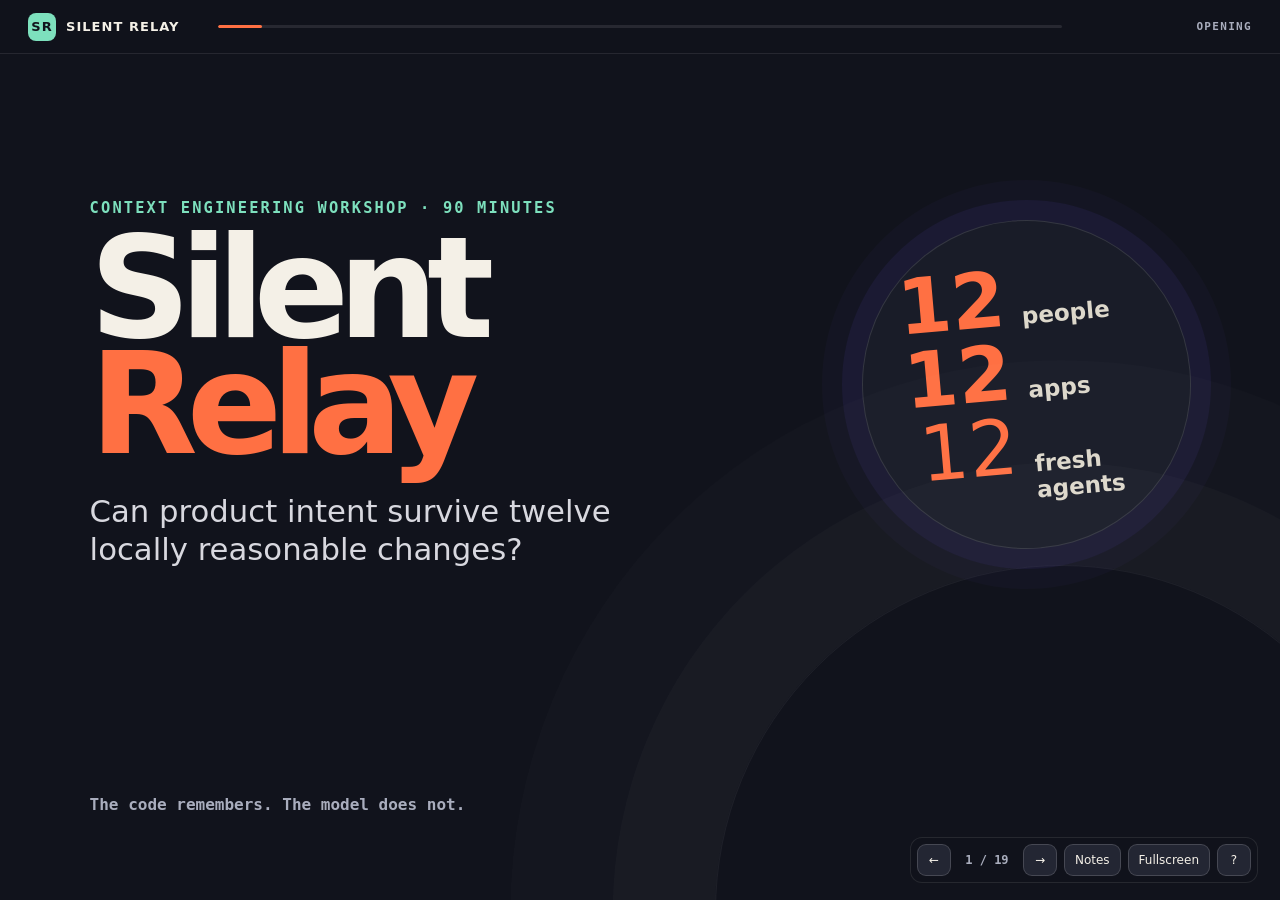
<file: slides/index.html>
<!doctype html>
<html lang="en">
<head>
  <meta charset="utf-8">
  <meta name="viewport" content="width=device-width, initial-scale=1">
  <meta name="color-scheme" content="dark">
  <title>Silent Relay · Context Engineering Workshop</title>
  <link rel="stylesheet" href="/slides/slides.css">
</head>
<body>
  <header class="deck-header">
    <a class="deck-brand" href="#1"><span>SR</span> Silent Relay</a>
    <div class="deck-progress" aria-hidden="true"><i id="progressBar"></i></div>
    <span id="sectionLabel">Opening</span>
  </header>

  <main id="deck" aria-live="polite">
    <section class="slide cover active" data-section="Opening" data-minutes="1">
      <div class="cover-grid">
        <div>
          <p class="kicker">Context engineering workshop · 90 minutes</p>
          <h1>Silent<br><em>Relay</em></h1>
          <p class="lead">Can product intent survive twelve locally reasonable changes?</p>
        </div>
        <div class="relay-orbit" aria-label="Twelve participants passing applications">
          <strong>12</strong><span>people</span><b>12</b><span>apps</span><i>12</i><span>fresh agents</span>
        </div>
      </div>
      <p class="cover-line">The code remembers. The model does not.</p>
      <aside class="notes">1 min. Do not explain the answer yet. Frame this as an experiment, not a prompting competition.</aside>
    </section>

    <section class="slide" data-section="Opening" data-minutes="1">
      <p class="kicker">The experiment</p>
      <h2>One application.<br>Twelve interpretations.</h2>
      <div class="equation">
        <span>complete intent</span><b>+</b><span>small changes</span><b>+</b><span>fresh agents</span><b>=</b><strong>?</strong>
      </div>
      <p class="statement">A technically working application can still become the wrong product.</p>
      <aside class="notes">Ask for a show of hands: who has seen an agent implement the request correctly but misunderstand the product?</aside>
    </section>

    <section class="slide" data-section="Mechanics" data-minutes="2">
      <p class="kicker">The relay boundary</p>
      <h2>What crosses into the next turn?</h2>
      <div class="flow">
        <div class="flow-node human"><small>Participant</small><strong>reads & decides</strong></div>
        <span>→</span>
        <div class="flow-node agent"><small>Fresh DCode</small><strong>one feature</strong></div>
        <span>→</span>
        <div class="flow-node state"><small>Durable state</small><strong>3 files + last reply</strong></div>
        <span>→</span>
        <div class="flow-node human"><small>Next participant</small><strong>reconstructs intent</strong></div>
      </div>
      <div class="split-list">
        <div><h3>Travels</h3><ul class="yes"><li>Visible application</li><li>HTML, CSS, JavaScript</li><li>Latest public agent reply</li></ul></div>
        <div><h3>Does not travel</h3><ul class="no"><li>Previous prompts or reasoning</li><li>Conversation history</li><li>SPEC-0 after round one</li></ul></div>
      </div>
      <aside class="notes">2 min. Stress that the next person sees the last reply but it is not injected automatically.</aside>
    </section>

    <section class="slide" data-section="Mechanics" data-minutes="1">
      <p class="kicker">Information asymmetry</p>
      <h2>Each person knows less<br>than the chain needs.</h2>
      <div class="three-cards">
        <article><span>01</span><h3>Author</h3><p>SPEC-0 image + DELTA-1 + empty files.</p></article>
        <article><span>02–12</span><h3>Relay</h3><p>Current delta + current code + last reply.</p></article>
        <article><span>13</span><h3>Author review</h3><p>Original intent meets the returned product.</p></article>
      </div>
      <aside class="notes">Round 13 is review only, not implementation. The original author is skipped throughout rounds 2–12.</aside>
    </section>

    <section class="slide" data-section="Agenda" data-minutes="1">
      <p class="kicker">90-minute map</p>
      <h2>Fast enough to drift.<br>Slow enough to notice.</h2>
      <div class="timeline">
        <div style="--w: 15"><b>00–15</b><span>Concept, demo, rules</span></div>
        <div style="--w: 8"><b>15–23</b><span>Round 1</span></div>
        <div style="--w: 44"><b>23–67</b><span>Rounds 2–12</span></div>
        <div style="--w: 14"><b>67–81</b><span>Interpret + review</span></div>
        <div style="--w: 9"><b>81–90</b><span>Debrief</span></div>
      </div>
      <aside class="notes">Keep the introduction on schedule. The room learns through the relay, not through a long lecture.</aside>
    </section>

    <section class="slide" data-section="Participant loop" data-minutes="2">
      <p class="kicker">Your loop</p>
      <h2>Read → infer → prompt → inspect → pass</h2>
      <ol class="loop">
        <li><b>Read</b><span>Delta, preview, code, last reply.</span></li>
        <li><b>Infer</b><span>What is this product actually for?</span></li>
        <li><b>Prompt</b><span>Give relevant context; request one feature.</span></li>
        <li><b>Inspect</b><span>Watch activity. Check the visible result.</span></li>
        <li><b>Pass</b><span>Leave code and a useful final reply.</span></li>
      </ol>
      <aside class="notes">2 min. Participants may prompt repeatedly. The timer does not reset and does not disable actions.</aside>
    </section>

    <section class="slide" data-section="Prompting" data-minutes="2">
      <p class="kicker">A useful turn prompt</p>
      <h2>Context is not scope.</h2>
      <div class="prompt-anatomy">
        <div><small>PRODUCT</small><p>This is an internal tool for…</p></div>
        <div><small>INVARIANT</small><p>It must continue to…</p></div>
        <div class="accent"><small>CURRENT DELTA</small><p>For this turn, add only…</p></div>
        <div><small>STOP CONDITION</small><p>Stop once the visible behavior…</p></div>
      </div>
      <pre class="prompt-example">This is an internal allocation tool, not a customer checkout.
Preserve the existing approval boundary.
For this turn, add only the requested status filter.
Stop when it works in the current list.</pre>
      <aside class="notes">The example is deliberately domain-neutral so it does not spoil any exercise.</aside>
    </section>

    <section class="slide" data-section="Prompting" data-minutes="1">
      <p class="kicker">Scope discipline</p>
      <h2>One turn is not permission<br>to finish the application.</h2>
      <div class="rule-grid">
        <article><strong>1</strong><p>One small, independently testable feature.</p></article>
        <article><strong>≠</strong><p>A full specification is context, not a checklist.</p></article>
        <article><strong>Δ</strong><p>Prefer the smallest viable diff.</p></article>
        <article><strong>□</strong><p>Leave adjacent workflows untouched.</p></article>
      </div>
      <aside class="notes">This is also enforced in the host policy. Mention it because zero-shotting the whole product destroys the experiment.</aside>
    </section>

    <section class="slide" data-section="Context" data-minutes="2">
      <p class="kicker">Legal memory</p>
      <h2>Make intent discoverable,<br>not hidden.</h2>
      <div class="split-list context-list">
        <div><h3>Strong carriers</h3><ul class="yes"><li>Visible labels and behavior</li><li>Meaningful data structures</li><li>Domain-specific function names</li><li>Concise final reply</li></ul></div>
        <div><h3>Shortcuts</h3><ul class="no"><li>New documentation files</li><li>Full spec in comments</li><li>Invisible DOM or encoded text</li><li>“Implement the next step”</li></ul></div>
      </div>
      <aside class="notes">Strong context is part of the product state. Hidden handoff payloads defeat the purpose.</aside>
    </section>

    <section class="slide" data-section="Drift" data-minutes="2">
      <p class="kicker">Why drift is plausible</p>
      <h2>Ambiguous words create<br>adjacent products.</h2>
      <div class="word-forks">
        <div><b>request</b><span>application</span><i>or</i><span>order</span></div>
        <div><b>route</b><span>coordination</span><i>or</i><span>ticketing</span></div>
        <div><b>availability</b><span>shared capacity</span><i>or</i><span>inventory</span></div>
        <div><b>score</b><span>human decision support</span><i>or</i><span>automatic rejection</span></div>
      </div>
      <p class="statement">The wrong interpretation should be locally reasonable—not random.</p>
      <aside class="notes">Ask participants not to optimize for sabotage. Honest local decisions are what make the result useful.</aside>
    </section>

    <section class="slide" data-section="Start" data-minutes="1">
      <p class="kicker">Join the room</p>
      <h2>Use one stable nickname.</h2>
      <div class="join-card">
        <small>Participant URL</small>
        <strong id="participantUrl">/</strong>
        <ol><li>Open the link.</li><li>Enter a nickname you will remember.</li><li>Wait for the moderator to start.</li></ol>
      </div>
      <p class="quiet-rule">No product discussions once the relay begins.</p>
      <aside class="notes">Start from /admin only after everyone who is playing appears in the roster. The roster locks on start.</aside>
    </section>

    <section class="slide timer-slide" data-section="Round 1" data-minutes="8">
      <p class="kicker">Round 1 · authors</p>
      <div class="timer-layout">
        <div><h2>Build the first<br>small slice.</h2><ul class="clean"><li>Read SPEC-0.</li><li>Implement DELTA-1 only.</li><li>Make product intent visible.</li><li>Do not pre-build future features.</li></ul></div>
        <div class="round-timer" data-seconds="480"><output>08:00</output><p>Advisory timer</p><div><button data-action="start">Start</button><button data-action="pause">Pause</button><button data-action="reset">Reset</button></div></div>
      </div>
      <aside class="notes">8 min. SPEC-0 is an image outside agent context. Authors choose what context to express in their own prompt.</aside>
    </section>

    <section class="slide timer-slide" data-section="Relay" data-minutes="4">
      <p class="kicker">Rounds 2–12 · relay</p>
      <div class="timer-layout">
        <div><h2>One delta.<br>One fresh agent.</h2><ul class="clean"><li>Read before prompting.</li><li>Recover intent from current state.</li><li>Request one feature only.</li><li>Moderator decides rotation.</li></ul></div>
        <div class="round-timer" data-seconds="240"><output>04:00</output><p>Prompts remain available at 00:00</p><div><button data-action="start">Start</button><button data-action="pause">Pause</button><button data-action="reset">Reset</button></div></div>
      </div>
      <aside class="notes">Repeat for eleven relay rounds. The original author is skipped. With fewer than 12 people, applications make another lap among non-authors.</aside>
    </section>

    <section class="slide" data-section="Handoff" data-minutes="1">
      <p class="kicker">Before you pass</p>
      <h2>Leave evidence,<br>not confidence.</h2>
      <div class="handoff-check">
        <label><span>01</span><b>The visible change works.</b></label>
        <label><span>02</span><b>The application still has a coherent user and purpose.</b></label>
        <label><span>03</span><b>The final reply names the change and preserved constraint.</b></label>
        <label><span>04</span><b>Uncertainty is stated instead of invented away.</b></label>
      </div>
      <aside class="notes">The code and the latest final reply are the only legal handoff. Participants can prompt again before passing.</aside>
    </section>

    <section class="slide" data-section="Final round" data-minutes="4">
      <p class="kicker">After DELTA-12</p>
      <h2>Describe the product<br>before the reveal.</h2>
      <div class="interpretation">
        <p><span>1</span>This application is for…</p>
        <p><span>2</span>Its primary user is…</p>
        <p><span>3</span>Its final action causes…</p>
      </div>
      <p class="statement">Answer without agent assistance.</p>
      <aside class="notes">Do not reveal SPEC-0 until the final implementer submits all three fields.</aside>
    </section>

    <section class="slide" data-section="Reveal" data-minutes="7">
      <p class="kicker">Original-author review</p>
      <h2>The application comes home.</h2>
      <div class="reveal-grid">
        <div><small>THEN</small><strong>SPEC-0</strong><p>Original identity and invariants.</p></div>
        <div><small>NOW</small><strong>Final app</strong><p>Behavior after twelve changes.</p></div>
        <div><small>INFERRED</small><strong>Interpretation</strong><p>What the last person thinks it is.</p></div>
      </div>
      <p class="statement">Review. Do not repair.</p>
      <aside class="notes">Authors receive SPEC-0, all deltas, final app, last reply, and final interpretation.</aside>
    </section>

    <section class="slide" data-section="Debrief" data-minutes="10">
      <p class="kicker">Debrief · 10 minutes</p>
      <h2>Find the first loss of meaning.</h2>
      <div class="debrief-questions">
        <article><b>3 min</b><p>When did the application begin to mean something else?</p></article>
        <article><b>3 min</b><p>What did the author know but fail to preserve?</p></article>
        <article><b>4 min</b><p>Which durable artifact would have prevented the drift?</p></article>
      </div>
      <aside class="notes">Keep this diagnostic, not competitive. Compare inherited errors with errors introduced in the current turn.</aside>
    </section>

    <section class="slide" data-section="Debrief" data-minutes="2">
      <p class="kicker">What to inspect</p>
      <h2>Prompt quality is only<br>one part of the system.</h2>
      <div class="inspection-grid">
        <span>product identity</span><span>invariants</span><span>visible behavior</span><span>names & structures</span><span>agent reply</span><span>verification</span>
      </div>
      <aside class="notes">Point to the first snapshot where an invariant disappeared. Ask whether it was ever encoded in durable state.</aside>
    </section>

    <section class="slide finale" data-section="Close" data-minutes="1">
      <p class="kicker">Context engineering</p>
      <h2>Design the state<br>that survives the turn.</h2>
      <div class="final-chain"><span>identity</span><i>→</i><span>invariants</span><i>→</i><span>delta</span><i>→</i><span>state</span><i>→</i><span>verification</span></div>
      <p class="lead">Better agent work is not just a bigger prompt.<br>It is a better information boundary.</p>
      <aside class="notes">Final takeaway. Invite participants to name one context artifact they will change in their normal development workflow.</aside>
    </section>
  </main>

  <footer class="deck-footer">
    <button id="previousButton" aria-label="Previous slide">←</button>
    <span><b id="slideNumber">1</b> / <span id="slideCount">19</span></span>
    <button id="nextButton" aria-label="Next slide">→</button>
    <button id="notesButton" title="Toggle presenter notes (N)">Notes</button>
    <button id="fullscreenButton" title="Fullscreen (F)">Fullscreen</button>
    <button id="helpButton" title="Keyboard help (?)">?</button>
  </footer>

  <dialog id="helpDialog">
    <button id="closeHelp" aria-label="Close">×</button>
    <h2>Deck controls</h2>
    <dl><div><dt>← → / Space</dt><dd>Navigate</dd></div><div><dt>F</dt><dd>Fullscreen</dd></div><div><dt>N</dt><dd>Presenter notes</dd></div><div><dt>T</dt><dd>Start or pause visible timer</dd></div><div><dt>Home / End</dt><dd>First or last slide</dd></div></dl>
  </dialog>

  <script src="/slides/slides.js"></script>
</body>
</html>
</file>
<file: slides/slides.css>
:root {
  --ink: #11131c;
  --paper: #f4f0e7;
  --paper-2: #fffdf7;
  --violet: #7557ff;
  --orange: #ff7043;
  --mint: #7de0bd;
  --muted: #a9adbd;
  --line: #303342;
  color-scheme: dark;
  font-family: Inter, ui-sans-serif, system-ui, -apple-system, BlinkMacSystemFont, "Segoe UI", sans-serif;
}

* { box-sizing: border-box; }
html, body { width: 100%; min-height: 100%; margin: 0; background: var(--ink); }
body { overflow: hidden; color: var(--paper); }
button, a { font: inherit; }

.deck-header { position: fixed; inset: 0 0 auto; z-index: 20; display: grid; grid-template-columns: 190px 1fr 190px; align-items: center; height: 54px; padding: 0 28px; border-bottom: 1px solid #ffffff17; background: #11131ce8; backdrop-filter: blur(18px); }
.deck-brand { display: flex; align-items: center; gap: 10px; color: var(--paper); text-decoration: none; font-size: 13px; font-weight: 800; letter-spacing: .08em; text-transform: uppercase; }
.deck-brand span { display: grid; width: 28px; height: 28px; place-items: center; border-radius: 8px; color: var(--ink); background: var(--mint); }
.deck-progress { height: 3px; overflow: hidden; border-radius: 99px; background: #ffffff18; }
.deck-progress i { display: block; width: 0; height: 100%; border-radius: inherit; background: var(--orange); transition: width .25s ease; }
#sectionLabel { color: var(--muted); font: 700 11px ui-monospace, SFMono-Regular, Consolas, monospace; letter-spacing: .12em; text-align: right; text-transform: uppercase; }

#deck { width: 100vw; height: 100dvh; }
.slide { position: absolute; inset: 0; display: none; width: 100%; height: 100%; padding: clamp(78px, 8vh, 112px) clamp(42px, 7vw, 112px) clamp(70px, 8vh, 94px); overflow: auto; overflow-x: hidden; background: var(--ink); }
.slide::after { content: ""; position: fixed; right: -10vw; bottom: -28vw; width: 54vw; height: 54vw; border: 1px solid #ffffff0e; border-radius: 50%; box-shadow: 0 0 0 8vw #ffffff05, 0 0 0 16vw #ffffff03; pointer-events: none; }
.slide.active { display: block; animation: reveal .3s ease both; }
@keyframes reveal { from { opacity: 0; transform: translateX(18px); } to { opacity: 1; transform: none; } }

.kicker { margin: 0 0 14px; color: var(--mint); font: 800 clamp(12px, 1.2vw, 17px) ui-monospace, SFMono-Regular, Consolas, monospace; letter-spacing: .14em; text-transform: uppercase; }
h1, h2, h3, p { text-wrap: balance; }
h1 { margin: 0; font-size: clamp(76px, 11vw, 170px); line-height: .82; letter-spacing: -.08em; }
h1 em { color: var(--orange); font-style: normal; }
h2 { max-width: 1100px; margin: 0 0 clamp(24px, 4vh, 52px); font-size: clamp(45px, 6.2vw, 94px); line-height: .96; letter-spacing: -.06em; }
h3 { margin: 0; font-size: clamp(18px, 2vw, 28px); }
.lead { max-width: 780px; margin: 30px 0 0; color: #d8d8df; font-size: clamp(22px, 2.4vw, 36px); line-height: 1.25; }
.statement { position: relative; z-index: 1; max-width: 1000px; margin: clamp(25px, 5vh, 65px) 0 0; padding-left: 23px; border-left: 5px solid var(--orange); color: #e8e4da; font-size: clamp(21px, 2.2vw, 34px); line-height: 1.3; }
.notes { display: none; position: fixed; z-index: 40; right: 22px; bottom: 74px; width: min(520px, calc(100vw - 44px)); padding: 16px 18px; border: 1px solid #ffffff2b; border-radius: 12px; color: #f8f2df; background: #242735f3; box-shadow: 0 20px 50px #0008; font-size: 14px; line-height: 1.45; }
body.show-notes .slide.active .notes { display: block; }

.cover-grid { display: grid; grid-template-columns: 1.35fr .65fr; align-items: center; gap: 7vw; min-height: 68vh; }
.cover-line { position: fixed; left: clamp(42px, 7vw, 112px); bottom: 86px; margin: 0; color: var(--muted); font: 600 16px ui-monospace, SFMono-Regular, Consolas, monospace; }
.relay-orbit { display: grid; grid-template-columns: 1fr 1.5fr; align-items: baseline; gap: 2px 16px; padding: 42px; border: 1px solid #ffffff1e; border-radius: 50%; aspect-ratio: 1; background: #191c28; box-shadow: 0 0 0 20px #7557ff12, 0 0 0 40px #7557ff08; transform: rotate(-5deg); }
.relay-orbit strong, .relay-orbit b, .relay-orbit i { color: var(--orange); font-size: clamp(45px, 6vw, 90px); font-style: normal; line-height: .9; text-align: right; }
.relay-orbit span { color: #ddd8cb; font-size: clamp(17px, 1.8vw, 25px); font-weight: 700; }

.equation { display: flex; align-items: center; flex-wrap: wrap; gap: 18px; margin-top: 8vh; }
.equation span { padding: 18px 24px; border: 1px solid #ffffff24; border-radius: 12px; background: #191c27; font-size: clamp(18px, 2vw, 30px); font-weight: 750; }
.equation b { color: var(--muted); font-size: 34px; }
.equation strong { color: var(--orange); font-size: 70px; }

.flow { display: grid; grid-template-columns: 1fr auto 1fr auto 1fr auto 1fr; align-items: center; gap: 14px; }
.flow > span { color: var(--orange); font-size: 32px; }
.flow-node { min-height: 135px; padding: 24px; border: 1px solid #ffffff20; border-radius: 16px; background: #191c27; }
.flow-node small { display: block; margin-bottom: 24px; color: var(--muted); font: 700 11px ui-monospace, monospace; letter-spacing: .1em; text-transform: uppercase; }
.flow-node strong { font-size: clamp(18px, 1.8vw, 27px); line-height: 1.1; }
.flow-node.agent { border-color: #7557ff99; }
.flow-node.state { border-color: #7de0bd88; }
.split-list { position: relative; z-index: 1; display: grid; grid-template-columns: 1fr 1fr; gap: 22px; margin-top: 32px; }
.split-list > div { padding: 25px 28px; border: 1px solid #ffffff1c; border-radius: 15px; background: #181b25; }
.split-list ul { display: grid; gap: 9px; margin: 16px 0 0; padding: 0; list-style: none; color: #d4d3d6; font-size: clamp(16px, 1.4vw, 21px); }
.split-list li::before { display: inline-block; width: 25px; font-weight: 900; }
.yes li::before { content: "✓"; color: var(--mint); }
.no li::before { content: "×"; color: #ff8c78; }

.three-cards { display: grid; grid-template-columns: repeat(3, 1fr); gap: 22px; }
.three-cards article { min-height: 260px; padding: 28px; border: 1px solid #ffffff1f; border-radius: 18px; background: #191c27; }
.three-cards span { display: block; margin-bottom: 55px; color: var(--orange); font: 800 14px ui-monospace, monospace; }
.three-cards p { max-width: 320px; color: #bfc0ca; font-size: 19px; line-height: 1.4; }

.timeline { display: flex; gap: 5px; width: 100%; margin-top: 12vh; }
.timeline div { flex: var(--w); min-width: 110px; min-height: 175px; padding: 20px; overflow: hidden; border-radius: 12px; background: #202331; }
.timeline div:nth-child(3) { color: var(--ink); background: var(--violet); }
.timeline div:nth-child(3) span { color: #171320; }
.timeline b { display: block; margin-bottom: 65px; font: 800 13px ui-monospace, monospace; }
.timeline span { color: #c8c8d1; font-size: clamp(14px, 1.3vw, 20px); font-weight: 700; }

.loop { display: grid; grid-template-columns: repeat(5, 1fr); gap: 0; margin: 10vh 0 0; padding: 0; list-style: none; counter-reset: loop; }
.loop li { position: relative; min-height: 235px; padding: 25px 22px; border: 1px solid #ffffff1d; background: #191c27; }
.loop li:first-child { border-radius: 16px 0 0 16px; }
.loop li:last-child { border-radius: 0 16px 16px 0; }
.loop li + li { border-left: 0; }
.loop b { display: block; margin: 55px 0 12px; color: var(--paper); font-size: clamp(20px, 2vw, 30px); }
.loop span { color: #adafbc; font-size: clamp(14px, 1.2vw, 18px); line-height: 1.4; }
.loop li::before { counter-increment: loop; content: "0" counter(loop); position: absolute; color: var(--orange); font: 800 13px ui-monospace, monospace; }

.prompt-anatomy { display: grid; grid-template-columns: repeat(4, 1fr); gap: 10px; }
.prompt-anatomy div { min-height: 160px; padding: 22px; border: 1px solid #ffffff1f; border-radius: 13px; background: #191c27; }
.prompt-anatomy .accent { border-color: var(--orange); }
.prompt-anatomy small { color: var(--mint); font: 800 11px ui-monospace, monospace; letter-spacing: .1em; }
.prompt-anatomy p { margin: 32px 0 0; color: #d8d7db; font-size: clamp(16px, 1.5vw, 22px); line-height: 1.25; }
.prompt-example { margin: 20px 0 0; padding: 18px 21px; overflow: auto; border: 1px solid #ffffff20; border-radius: 12px; color: #d8d5ff; background: #0c0e15; font: clamp(13px, 1.25vw, 18px)/1.5 ui-monospace, SFMono-Regular, Consolas, monospace; white-space: pre-wrap; }

.rule-grid { display: grid; grid-template-columns: repeat(4, 1fr); gap: 18px; }
.rule-grid article { min-height: 245px; padding: 26px; border: 1px solid #ffffff1e; border-radius: 16px; background: #191c27; }
.rule-grid strong { color: var(--orange); font-size: 64px; }
.rule-grid p { margin-top: 55px; color: #d0cfd5; font-size: clamp(17px, 1.6vw, 24px); line-height: 1.3; }
.context-list { margin-top: 4vh; }
.context-list > div { min-height: 310px; }
.context-list ul { gap: 18px; font-size: clamp(18px, 1.7vw, 26px); }

.word-forks { display: grid; grid-template-columns: 1fr 1fr; gap: 15px; }
.word-forks div { display: grid; grid-template-columns: 1.1fr 1fr auto 1fr; align-items: center; gap: 14px; padding: 22px; border: 1px solid #ffffff20; border-radius: 13px; background: #191c27; }
.word-forks b { color: var(--orange); font: 800 clamp(18px, 2vw, 30px) ui-monospace, monospace; }
.word-forks span { font-size: clamp(15px, 1.4vw, 21px); font-weight: 700; }
.word-forks i { color: var(--muted); font-style: normal; }

.join-card { max-width: 900px; padding: 32px 38px; border: 1px solid #7de0bd55; border-radius: 18px; background: #181c27; }
.join-card small { display: block; color: var(--muted); font: 800 12px ui-monospace, monospace; letter-spacing: .12em; text-transform: uppercase; }
.join-card strong { display: block; margin: 15px 0 30px; overflow-wrap: anywhere; color: var(--mint); font: 700 clamp(22px, 3vw, 44px) ui-monospace, monospace; }
.join-card ol { display: flex; gap: 40px; margin: 0; padding-left: 20px; color: #d4d3d7; font-size: clamp(16px, 1.5vw, 22px); }
.quiet-rule { color: var(--orange); font-size: clamp(18px, 2vw, 30px); font-weight: 800; }

.timer-layout { display: grid; grid-template-columns: 1fr minmax(420px, .75fr); align-items: center; gap: 6vw; }
.clean { display: grid; gap: 14px; margin: 0; padding: 0; list-style: none; color: #d0cfd5; font-size: clamp(18px, 1.8vw, 28px); }
.clean li::before { content: "→"; margin-right: 14px; color: var(--orange); }
.round-timer { padding: 38px; border: 1px solid #ffffff25; border-radius: 22px; background: #090b11; text-align: center; }
.round-timer output { display: block; color: var(--mint); font: 800 clamp(78px, 10vw, 150px)/1 ui-monospace, SFMono-Regular, Consolas, monospace; letter-spacing: -.08em; }
.round-timer.expired output { color: #ff8e7a; }
.round-timer p { color: var(--muted); font: 700 13px ui-monospace, monospace; }
.round-timer > div { display: flex; justify-content: center; gap: 8px; margin-top: 24px; }
.round-timer button, .deck-footer button { border: 1px solid #ffffff28; border-radius: 9px; color: var(--paper); background: #232633; cursor: pointer; }
.round-timer button { padding: 10px 16px; }
.round-timer button:hover, .deck-footer button:hover { border-color: var(--mint); }

.handoff-check { display: grid; gap: 11px; max-width: 1100px; }
.handoff-check label { display: grid; grid-template-columns: 65px 1fr; align-items: center; min-height: 75px; padding: 12px 22px; border: 1px solid #ffffff1d; border-radius: 12px; background: #191c27; }
.handoff-check span { color: var(--orange); font: 800 13px ui-monospace, monospace; }
.handoff-check b { font-size: clamp(17px, 1.7vw, 25px); }
.interpretation { display: grid; gap: 14px; max-width: 1000px; }
.interpretation p { display: grid; grid-template-columns: 70px 1fr; align-items: center; min-height: 90px; margin: 0; padding: 16px 25px; border: 1px solid #ffffff1f; border-radius: 14px; background: #191c27; font-size: clamp(21px, 2.2vw, 34px); font-weight: 750; }
.interpretation span { color: var(--orange); font: 800 14px ui-monospace, monospace; }

.reveal-grid, .debrief-questions { display: grid; grid-template-columns: repeat(3, 1fr); gap: 20px; }
.reveal-grid div, .debrief-questions article { min-height: 255px; padding: 28px; border: 1px solid #ffffff20; border-radius: 17px; background: #191c27; }
.reveal-grid small { color: var(--mint); font: 800 12px ui-monospace, monospace; letter-spacing: .1em; }
.reveal-grid strong { display: block; margin-top: 60px; font-size: clamp(25px, 3vw, 45px); }
.reveal-grid p { color: var(--muted); font-size: 18px; }
.debrief-questions b { color: var(--orange); font: 800 14px ui-monospace, monospace; }
.debrief-questions p { margin: 60px 0 0; font-size: clamp(20px, 2vw, 30px); font-weight: 750; line-height: 1.25; }

.inspection-grid { display: grid; grid-template-columns: repeat(3, 1fr); gap: 13px; max-width: 1050px; }
.inspection-grid span { display: grid; min-height: 115px; padding: 20px; place-items: center; border: 1px solid #ffffff20; border-radius: 14px; background: #191c27; font-size: clamp(18px, 2vw, 29px); font-weight: 750; text-align: center; }
.final-chain { display: flex; align-items: center; flex-wrap: wrap; gap: 15px; margin: 10vh 0 0; }
.final-chain span { padding: 13px 17px; border: 1px solid #ffffff23; border-radius: 10px; background: #191c27; font-size: clamp(16px, 1.7vw, 25px); font-weight: 750; }
.final-chain i { color: var(--orange); font-size: 28px; font-style: normal; }

.deck-footer { position: fixed; z-index: 30; right: 22px; bottom: 17px; display: flex; align-items: center; gap: 7px; padding: 6px; border: 1px solid #ffffff17; border-radius: 12px; background: #11131cda; backdrop-filter: blur(12px); }
.deck-footer button { min-width: 34px; height: 32px; padding: 0 10px; font-size: 12px; }
.deck-footer span { min-width: 58px; color: var(--muted); font: 700 12px ui-monospace, monospace; text-align: center; }

#helpDialog { width: min(520px, calc(100vw - 30px)); padding: 28px; border: 1px solid #ffffff25; border-radius: 18px; color: var(--paper); background: #1a1d28; box-shadow: 0 30px 90px #000b; }
#helpDialog::backdrop { background: #070910c9; }
#helpDialog > button { position: absolute; top: 13px; right: 16px; border: 0; color: white; background: transparent; font-size: 25px; cursor: pointer; }
#helpDialog h2 { margin-bottom: 25px; font-size: 35px; }
#helpDialog dl { display: grid; gap: 10px; }
#helpDialog dl div { display: grid; grid-template-columns: 140px 1fr; padding: 10px 0; border-top: 1px solid #ffffff18; }
#helpDialog dt { color: var(--mint); font: 700 13px ui-monospace, monospace; }
#helpDialog dd { margin: 0; color: #cac9cf; }

@media (max-width: 900px) {
  .deck-header { grid-template-columns: 1fr 1fr; padding: 0 16px; }
  .deck-progress { display: none; }
  .slide { padding: 78px 22px 86px; }
  .cover-grid, .timer-layout { grid-template-columns: 1fr; }
  .relay-orbit { display: none; }
  .flow { grid-template-columns: 1fr; }
  .flow > span { transform: rotate(90deg); text-align: center; }
  .split-list, .three-cards, .rule-grid, .word-forks, .reveal-grid, .debrief-questions, .inspection-grid { grid-template-columns: 1fr; }
  .loop { grid-template-columns: 1fr; margin-top: 30px; }
  .loop li, .loop li:first-child, .loop li:last-child { min-height: 140px; border: 1px solid #ffffff1d; border-radius: 12px; }
  .loop b { margin-top: 30px; }
  .prompt-anatomy { grid-template-columns: 1fr 1fr; }
  .timeline { flex-direction: column; }
  .timeline div { min-height: 95px; }
  .timeline b { margin-bottom: 22px; }
  .join-card ol { flex-direction: column; gap: 8px; }
  .round-timer { min-width: 0; padding: 25px 15px; }
  .deck-footer { right: 8px; bottom: 8px; }
  #notesButton, #fullscreenButton { display: none; }
}

@media print {
  body { overflow: visible; background: white; }
  .deck-header, .deck-footer, #helpDialog { display: none !important; }
  #deck { height: auto; }
  .slide, .slide.active { position: relative; display: block; width: 297mm; height: 167mm; padding: 18mm; break-after: page; print-color-adjust: exact; -webkit-print-color-adjust: exact; animation: none; }
  .notes { display: none !important; }
}
</file>
